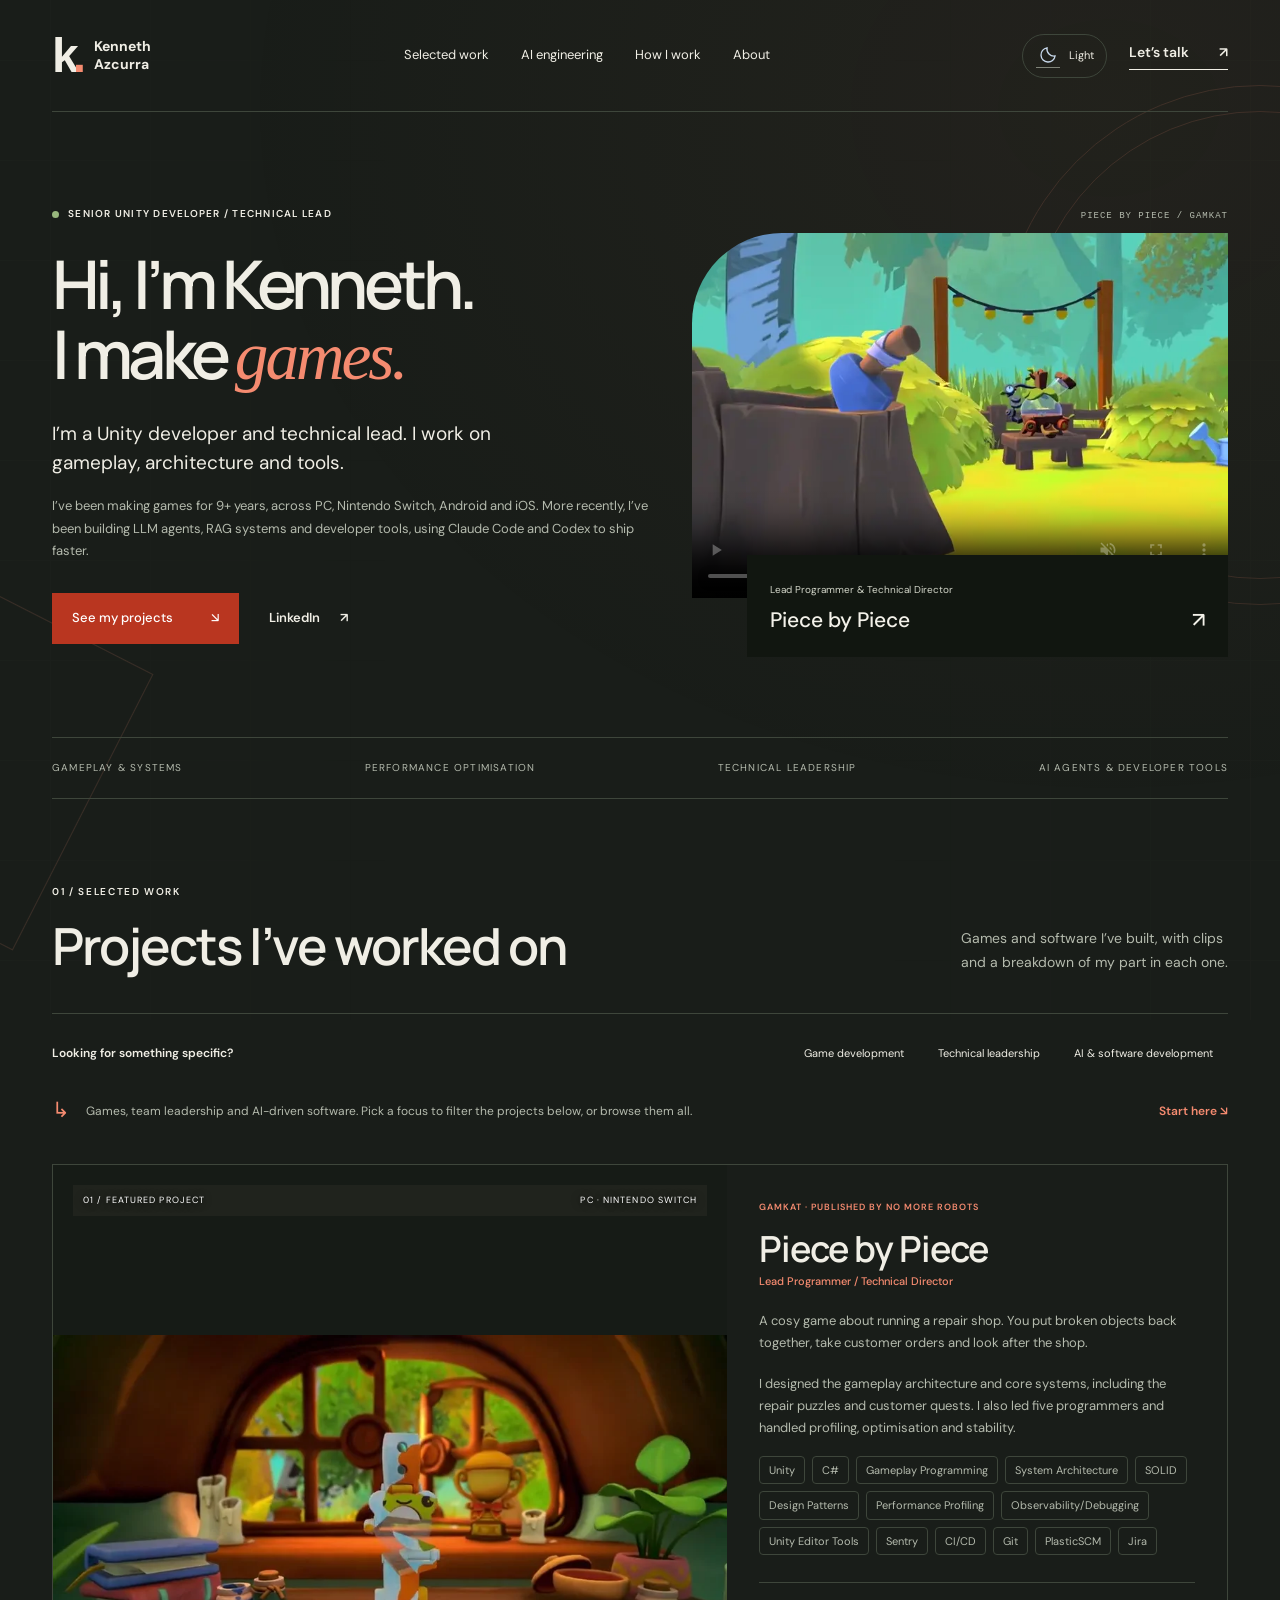
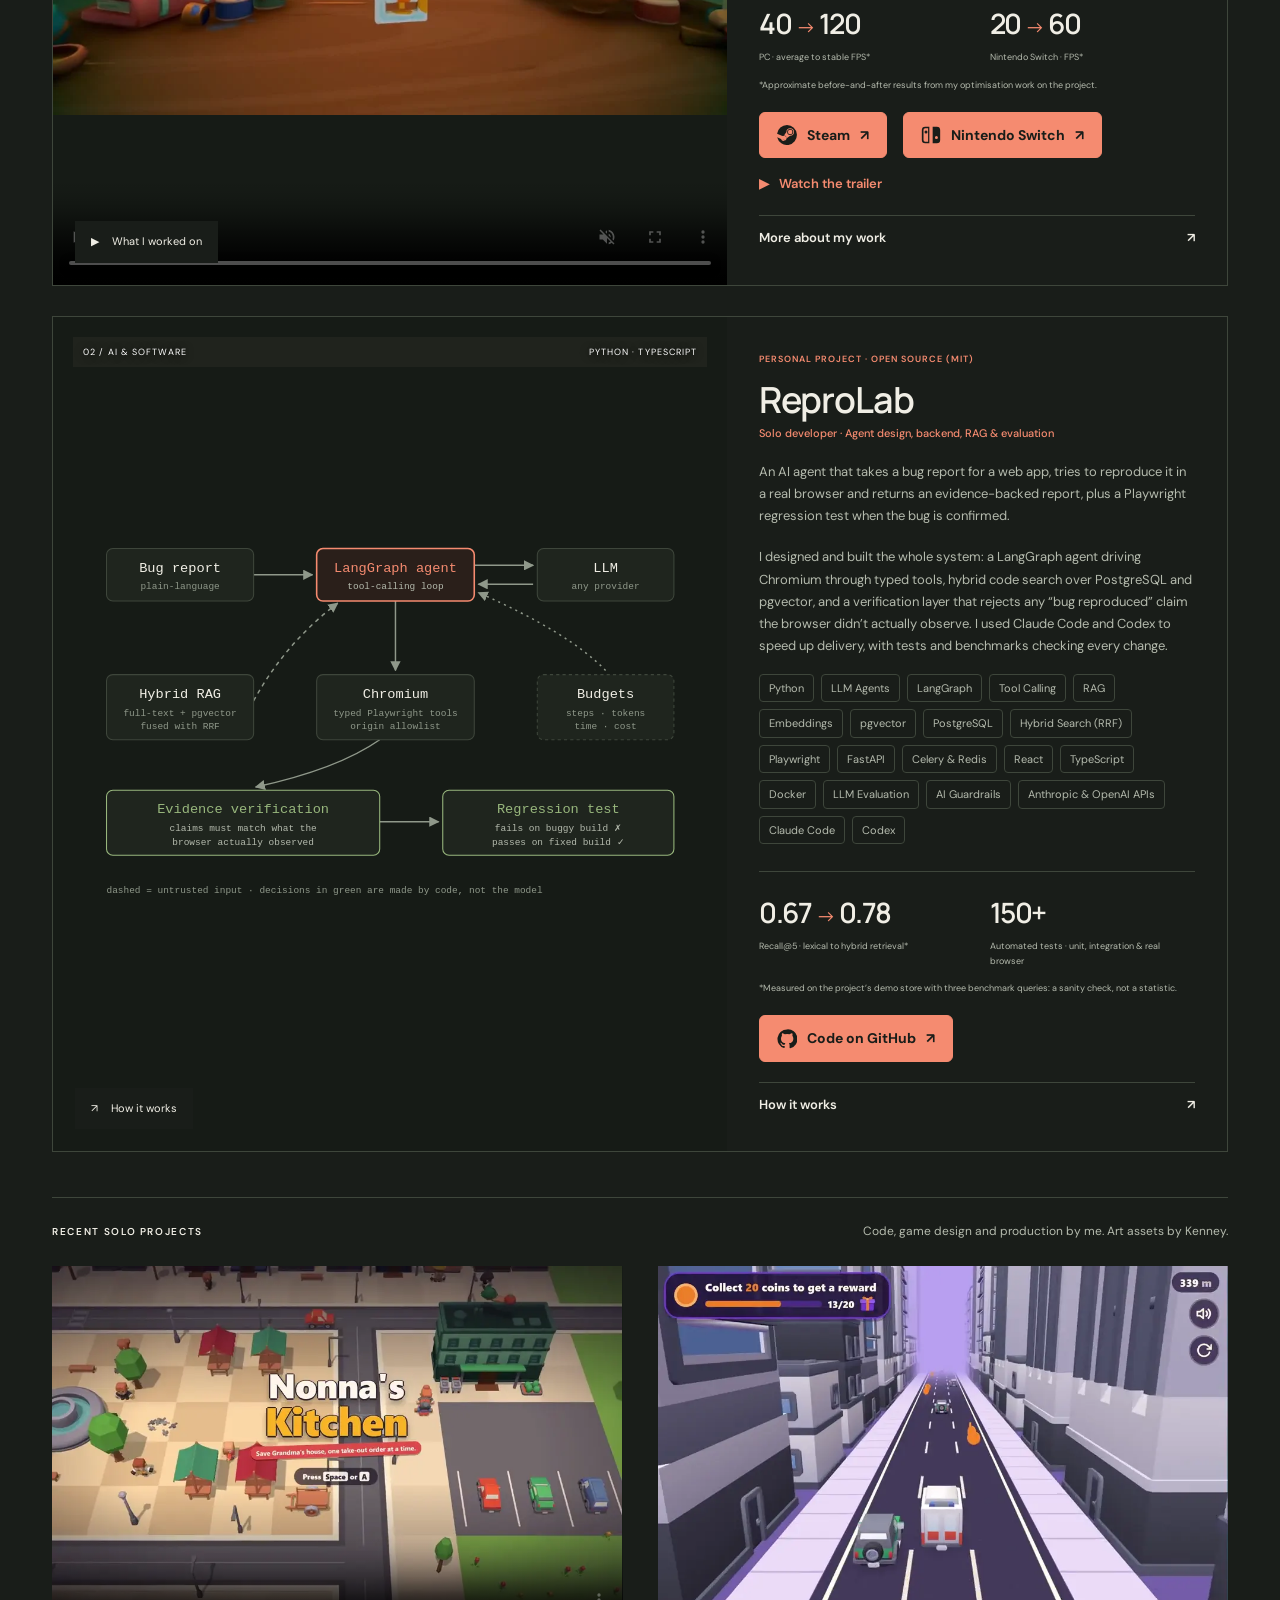
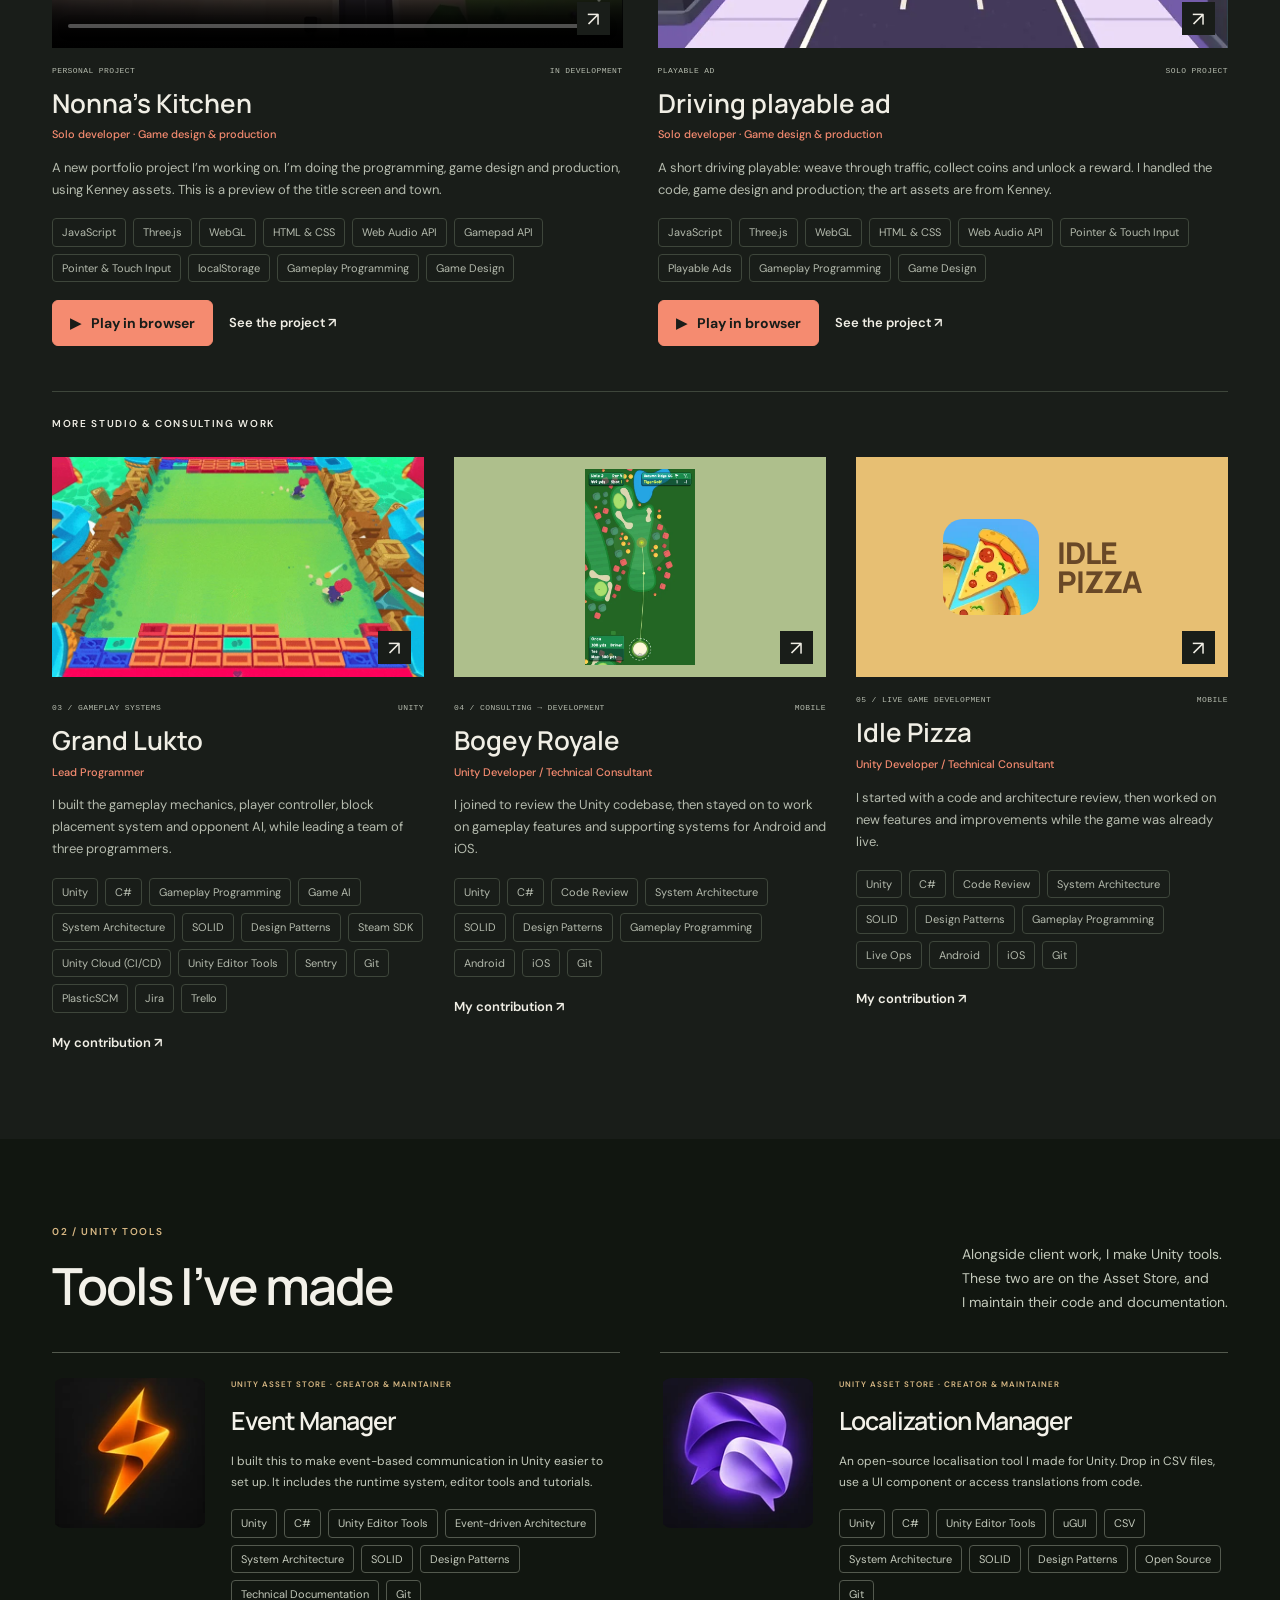
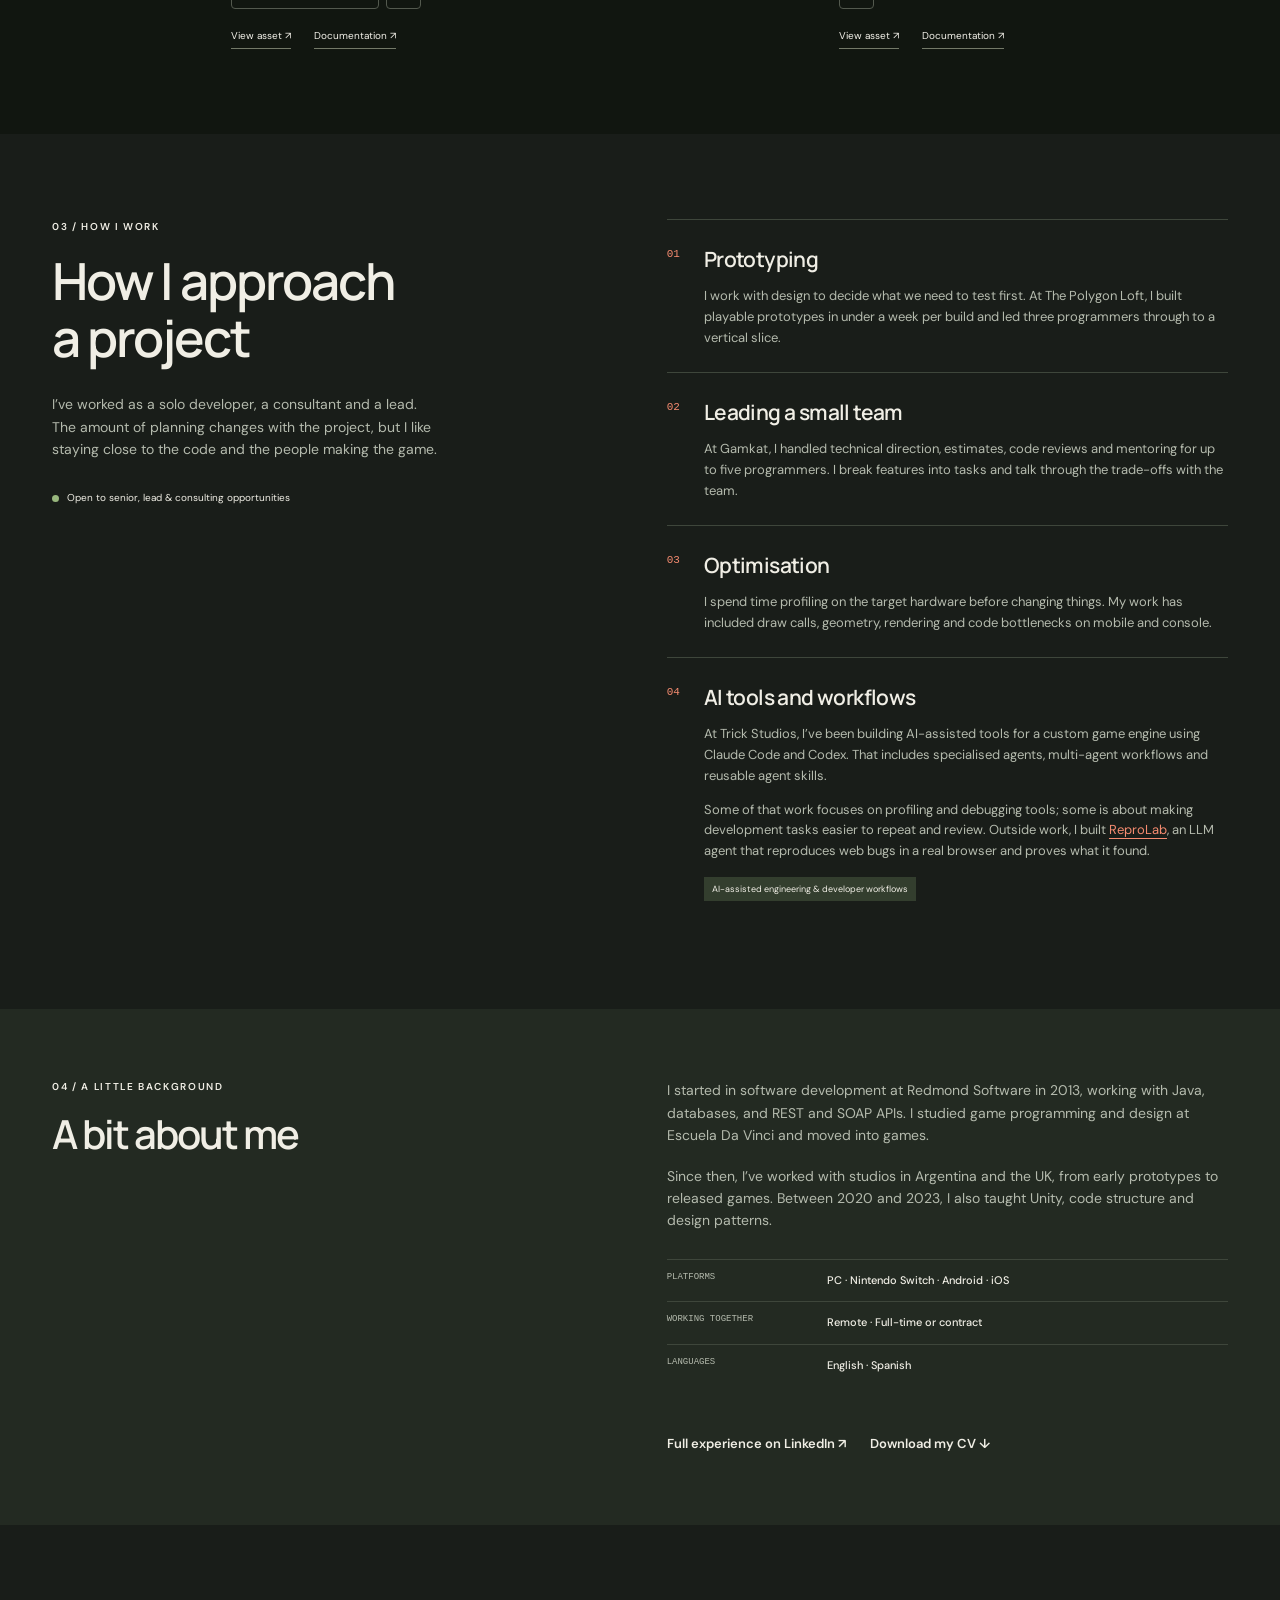
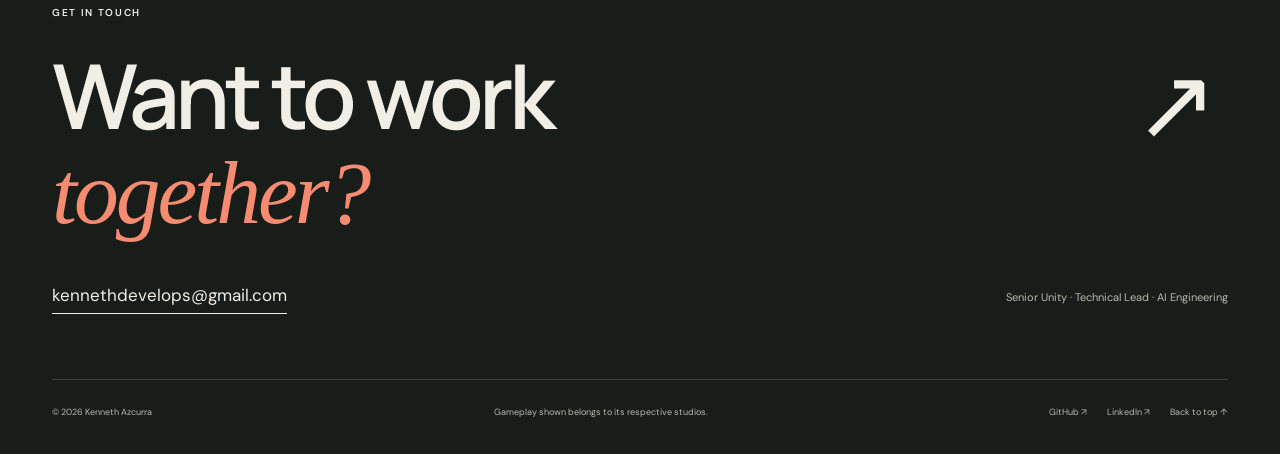
<file: index.html>
<!doctype html>
<html lang="en" data-theme="dark">
<head>
  <meta charset="utf-8"><meta name="viewport" content="width=device-width,initial-scale=1">
  <title>Kenneth Azcurra — Senior Unity Developer & Technical Lead</title>
  <meta name="description" content="Kenneth Azcurra builds games, leads engineering teams and builds AI agents and developer tools. Explore shipped Unity games, cross-platform optimisation, LLM agents and RAG systems.">
  <meta name="theme-color" content="#191d19">
  <script src="theme.js"></script>
  <link rel="icon" href="assets/favicon.svg" type="image/svg+xml">
  <link rel="stylesheet" href="assets/fonts.css"><link rel="stylesheet" href="style.css">
</head>
<body>
<div class="background-depth" aria-hidden="true"><div class="depth-grid"></div><div class="depth-shape depth-ring"></div><div class="depth-shape depth-square"></div></div>
<a class="skip" href="#main">Skip to content</a>
<header class="header wrap">
  <a href="#" class="brand" aria-label="Kenneth Azcurra home"><span class="mark" aria-hidden="true">k<span>.</span></span><span>Kenneth<br>Azcurra</span></a>
  <nav aria-label="Main navigation"><a href="#work">Selected work</a><a href="#reprolab">AI engineering</a><a href="#approach">How I work</a><a href="#about">About</a></nav>
  <div class="header-actions">
    <button id="theme-toggle" class="theme-toggle" type="button" aria-label="Switch to light theme" title="Switch to light theme">
      <span class="theme-sky" aria-hidden="true">
      <svg class="sun-icon" viewBox="0 0 24 24" fill="none" stroke="currentColor" stroke-width="1.6" aria-hidden="true"><circle cx="12" cy="12" r="4"/><path d="M12 2v2m0 16v2M2 12h2m16 0h2M5 5l1.5 1.5m11 11L19 19M5 19l1.5-1.5m11-11L19 5"/></svg>
      <svg class="moon-icon" viewBox="0 0 24 24" fill="none" stroke="currentColor" stroke-width="1.6" aria-hidden="true"><path d="M20.5 13.2A8.5 8.5 0 0 1 10.8 3.5a8.5 8.5 0 1 0 9.7 9.7Z"/></svg>
      </span>
      <span id="theme-label">Light</span>
    </button>
    <a class="contact-nav" href="mailto:kennethdevelops@gmail.com">Let’s talk <span aria-hidden="true">↗</span></a>
  </div>
</header>
<main id="main">
<section class="hero wrap" aria-labelledby="intro">
  <div class="hero-copy">
    <p class="eyebrow"><span class="status-dot"></span> Senior Unity Developer / Technical Lead</p>
    <h1 id="intro">Hi, I’m Kenneth.<br>I make <em>games.</em></h1>
    <p class="intro">I’m a Unity developer and technical lead. I work on gameplay, architecture and tools.</p>
    <p class="hero-detail">I’ve been making games for 9+ years, across PC, Nintendo Switch, Android and iOS. More recently, I’ve been building LLM agents, RAG systems and developer tools, using Claude Code and Codex to ship faster.</p>
    <div class="hero-actions"><a class="button primary" href="#work">See my projects <span>↘</span></a><a class="text-link" href="https://www.linkedin.com/in/kenneth-azcurra/" target="_blank" rel="noreferrer">LinkedIn <span>↗</span></a></div>
  </div>
  <div class="hero-visual">
    <div class="image-caption"><span>PIECE BY PIECE / GAMKAT</span></div>
    <video class="hero-scene motion-video" data-src="assets/piece-opening.mp4" poster="assets/piece-opening.webp" muted loop playsinline preload="none" width="800" height="450" aria-label="Piece by Piece trailer montage: the village, outdoor interactions and the shop at night"></video>
    <a class="hero-project" href="#piece"><span>Lead Programmer & Technical Director</span><strong>Piece by Piece <span>↗</span></strong></a>
  </div>
</section>
<div class="credentials wrap"><span>GAMEPLAY & SYSTEMS</span><span>PERFORMANCE OPTIMISATION</span><span>TECHNICAL LEADERSHIP</span><span>AI AGENTS & DEVELOPER TOOLS</span></div>

<section id="work" class="work wrap section">
  <div class="section-heading"><div><p class="eyebrow">01 / Selected work</p><h2>Projects I’ve worked on</h2></div><p>Games and software I’ve built, with clips <br>and a breakdown of my part in each one.</p></div>
  <div class="focus-bar"><span class="focus-label">Looking for something specific?</span><div class="focus-buttons" role="group" aria-label="Choose a hiring focus"><button data-focus="games" aria-pressed="false">Game development</button><button data-focus="lead" aria-pressed="false">Technical leadership</button><button data-focus="software" aria-pressed="false">AI & software development</button></div></div>
  <div class="focus-note" aria-live="polite"><span class="focus-number" aria-hidden="true">↳</span><p id="focus-copy">Games, team leadership and AI-driven software. Pick a focus to filter the projects below, or browse them all.</p><a id="focus-link" href="#piece">Start here ↘</a></div>

  <article class="featured" id="piece" data-tags="games lead">
    <div class="feature-media"><video class="motion-video" data-src="assets/piece-repairs.mp4" poster="assets/piece-repairs.webp" muted loop playsinline preload="none" width="960" height="540" aria-label="Assembling and completing repair puzzles in Piece by Piece"></video><div class="media-label"><span>01 / FEATURED PROJECT</span><span>PC · NINTENDO SWITCH</span></div><button class="play-button" data-case="piece" data-video="true"><span aria-hidden="true">▶</span> What I worked on</button></div>
    <div class="feature-copy"><p class="eyebrow">Gamkat · Published by No More Robots</p><h3>Piece by Piece</h3><p class="role">Lead Programmer / Technical Director</p><p>A cosy game about running a repair shop. You put broken objects back together, take customer orders and look after the shop.</p><p>I designed the gameplay architecture and core systems, including the repair puzzles and customer quests. I also led five programmers and handled profiling, optimisation and stability.</p><ul class="tech-tags" aria-label="Technologies used"><li>Unity</li><li>C#</li><li>Gameplay Programming</li><li>System Architecture</li><li>SOLID</li><li>Design Patterns</li><li>Performance Profiling</li><li>Observability/Debugging</li><li>Unity Editor Tools</li><li>Sentry</li><li>CI/CD</li><li>Git</li><li>PlasticSCM</li><li>Jira</li></ul><div class="metrics"><div><strong>40 <span>→</span> 120</strong><span>PC · average to stable FPS*</span></div><div><strong>20 <span>→</span> 60</strong><span>Nintendo Switch · FPS*</span></div></div><p class="metric-note">*Approximate before-and-after results from my optimisation work on the project.</p><div class="project-actions feature-actions"><a class="game-play-button steam-link" href="https://store.steampowered.com/app/3179050/Piece_by_Piece/" target="_blank" rel="noopener noreferrer"><svg class="steam-icon" viewBox="0 0 24 24" aria-hidden="true" fill="currentColor"><path d="M12 0a12 12 0 0 0-11.9 10.5l6.4 2.7a3.4 3.4 0 0 1 1.9-.6l2.9-4.2v-.1a4.5 4.5 0 1 1 4.5 4.5h-.1l-4.1 3a3.5 3.5 0 0 1-6.8.9L.2 14.8A12 12 0 1 0 12 0Zm-4.4 18.1a2.7 2.7 0 0 0 2-5l-1.3-.5a2.6 2.6 0 0 1 2.8 3.6 2.6 2.6 0 0 1-3.4 1.4 2.6 2.6 0 0 1-1.3-1.1Zm8.2-6.2a3.6 3.6 0 1 0 0-7.2 3.6 3.6 0 0 0 0 7.2Zm0-.9a2.7 2.7 0 1 1 0-5.4 2.7 2.7 0 0 1 0 5.4Z"/></svg>Steam <span aria-hidden="true">↗</span></a><a class="game-play-button" href="https://www.nintendo.com/us/store/products/piece-by-piece-switch/" target="_blank" rel="noopener noreferrer"><svg class="steam-icon" viewBox="0 0 24 24" aria-hidden="true" fill="currentColor"><path fill-rule="evenodd" d="M5 2h5v20H5a4 4 0 0 1-4-4V6a4 4 0 0 1 4-4ZM5 4a2 2 0 0 0-2 2v12a2 2 0 0 0 2 2h3.5V4H5ZM6 6.7a1.8 1.8 0 1 0 0 3.6 1.8 1.8 0 0 0 0-3.6ZM14 2h5a4 4 0 0 1 4 4v12a4 4 0 0 1-4 4h-5V2ZM18.5 13.2a1.8 1.8 0 1 0 0 3.6 1.8 1.8 0 0 0 0-3.6Z"/></svg>Nintendo Switch <span aria-hidden="true">↗</span></a><button class="text-link trailer-link" data-trailer type="button"><span aria-hidden="true">▶</span> Watch the trailer</button></div><button class="text-link case-link" data-case="piece">More about my work <span>↗</span></button></div>
  </article>

  <article class="featured" id="reprolab" data-tags="software">
    <div class="feature-media rl-media">
      <div class="rl-diagrams"><svg class="rl-diagram rl-wide" viewBox="0 0 600 400" role="img" aria-labelledby="rl-diagram-title rl-diagram-desc">
        <title id="rl-diagram-title">How ReproLab works</title>
        <desc id="rl-diagram-desc">A bug report goes to a LangGraph agent that calls an LLM from any provider, searches the code with hybrid retrieval and drives a sandboxed Chromium browser under budgets. Code then verifies the evidence and generates a Playwright regression test that must fail on the buggy build and pass on the fixed build.</desc>
        <defs><marker id="rl-arrow" viewBox="0 0 10 10" refX="9" refY="5" markerWidth="7" markerHeight="7" orient="auto-start-reverse"><path d="M0 0L10 5L0 10z" fill="#8f988a"/></marker></defs>
        <g class="rl-edges" fill="none" stroke="#8f988a" stroke-width="1.4" marker-end="url(#rl-arrow)">
          <path d="M170 55H226"/><path d="M380 46H436"/><path d="M436 64H384"/>
          <path d="M305 80V146"/><path d="M170 175Q200 120 250 82" stroke-dasharray="4 4"/><path d="M505 146Q470 110 384 72" stroke-dasharray="2 4"/>
          <path d="M290 212Q250 240 172 257"/><path d="M290 290H346"/>
        </g>
        <g font-family="ui-monospace,SFMono-Regular,Menlo,monospace">
          <rect x="30" y="30" width="140" height="50" rx="6" fill="#1f251e" stroke="#3e463b"/><text x="100" y="52" fill="#f0eee5" font-size="13" text-anchor="middle">Bug report</text><text x="100" y="69" fill="#8f988a" font-size="9" text-anchor="middle">plain-language</text>
          <rect x="230" y="30" width="150" height="50" rx="6" fill="#2a1f1a" stroke="#f58b70" stroke-width="1.5"/><text x="305" y="52" fill="#f58b70" font-size="13" text-anchor="middle">LangGraph agent</text><text x="305" y="69" fill="#b4baad" font-size="9" text-anchor="middle">tool-calling loop</text>
          <rect x="440" y="30" width="130" height="50" rx="6" fill="#1f251e" stroke="#3e463b"/><text x="505" y="52" fill="#f0eee5" font-size="13" text-anchor="middle">LLM</text><text x="505" y="69" fill="#8f988a" font-size="9" text-anchor="middle">any provider</text>
          <rect x="30" y="150" width="140" height="62" rx="6" fill="#1f251e" stroke="#3e463b"/><text x="100" y="172" fill="#f0eee5" font-size="13" text-anchor="middle">Hybrid RAG</text><text x="100" y="189" fill="#8f988a" font-size="9" text-anchor="middle">full-text + pgvector</text><text x="100" y="202" fill="#8f988a" font-size="9" text-anchor="middle">fused with RRF</text>
          <rect x="230" y="150" width="150" height="62" rx="6" fill="#1f251e" stroke="#3e463b"/><text x="305" y="172" fill="#f0eee5" font-size="13" text-anchor="middle">Chromium</text><text x="305" y="189" fill="#8f988a" font-size="9" text-anchor="middle">typed Playwright tools</text><text x="305" y="202" fill="#8f988a" font-size="9" text-anchor="middle">origin allowlist</text>
          <rect x="440" y="150" width="130" height="62" rx="6" fill="#1f251e" stroke="#3e463b" stroke-dasharray="3 3"/><text x="505" y="172" fill="#f0eee5" font-size="13" text-anchor="middle">Budgets</text><text x="505" y="189" fill="#8f988a" font-size="9" text-anchor="middle">steps · tokens</text><text x="505" y="202" fill="#8f988a" font-size="9" text-anchor="middle">time · cost</text>
          <rect x="30" y="260" width="260" height="62" rx="6" fill="#1f251e" stroke="#98b77d"/><text x="160" y="282" fill="#98b77d" font-size="13" text-anchor="middle">Evidence verification</text><text x="160" y="299" fill="#b4baad" font-size="9" text-anchor="middle">claims must match what the</text><text x="160" y="312" fill="#b4baad" font-size="9" text-anchor="middle">browser actually observed</text>
          <rect x="350" y="260" width="220" height="62" rx="6" fill="#1f251e" stroke="#98b77d"/><text x="460" y="282" fill="#98b77d" font-size="13" text-anchor="middle">Regression test</text><text x="460" y="299" fill="#b4baad" font-size="9" text-anchor="middle">fails on buggy build ✗</text><text x="460" y="312" fill="#b4baad" font-size="9" text-anchor="middle">passes on fixed build ✓</text>
          <text x="30" y="358" fill="#8f988a" font-size="9">dashed = untrusted input · decisions in green are made by code, not the model</text>
        </g>
      </svg>
      <svg class="rl-diagram rl-narrow" viewBox="-2 -2 324 430" role="img" aria-label="How ReproLab works: a bug report goes to a LangGraph agent under budgets, which uses an LLM, a sandboxed Chromium browser and hybrid code retrieval; code verifies the evidence and generates a regression test that fails on the buggy build and passes on the fixed one.">
        <defs><marker id="rl-arrow2" viewBox="0 0 10 10" refX="9" refY="5" markerWidth="7" markerHeight="7" orient="auto-start-reverse"><path d="M0 0L10 5L0 10z" fill="#8f988a"/></marker></defs>
        <g fill="none" stroke="#8f988a" stroke-width="1.4" marker-end="url(#rl-arrow2)"><path d="M160 50V74"/><path d="M95 134L58 160" marker-start="url(#rl-arrow2)"/><path d="M160 134V160"/><path d="M225 134L262 160" stroke-dasharray="4 4" marker-end="none" marker-start="url(#rl-arrow2)"/><path d="M160 220V248"/><path d="M160 308V334"/></g>
        <g font-family="ui-monospace,SFMono-Regular,Menlo,monospace" text-anchor="middle">
          <rect x="70" y="8" width="180" height="42" rx="6" fill="#1f251e" stroke="#3e463b"/><text x="160" y="34" fill="#f0eee5" font-size="13">Bug report</text>
          <rect x="40" y="78" width="240" height="56" rx="6" fill="#2a1f1a" stroke="#f58b70" stroke-width="1.5"/><text x="160" y="101" fill="#f58b70" font-size="13">LangGraph agent</text><text x="160" y="120" fill="#b4baad" font-size="9.5">budgets: steps · tokens · time · cost</text>
          <rect x="0" y="164" width="100" height="56" rx="6" fill="#1f251e" stroke="#3e463b"/><text x="50" y="188" fill="#f0eee5" font-size="12">LLM</text><text x="50" y="205" fill="#8f988a" font-size="9.5">any provider</text>
          <rect x="110" y="164" width="100" height="56" rx="6" fill="#1f251e" stroke="#3e463b"/><text x="160" y="188" fill="#f0eee5" font-size="12">Chromium</text><text x="160" y="205" fill="#8f988a" font-size="9.5">allowlisted</text>
          <rect x="220" y="164" width="100" height="56" rx="6" fill="#1f251e" stroke="#3e463b" stroke-dasharray="4 4"/><text x="270" y="188" fill="#f0eee5" font-size="12">Hybrid RAG</text><text x="270" y="205" fill="#8f988a" font-size="9.5">FTS + pgvector</text>
          <rect x="20" y="252" width="280" height="56" rx="6" fill="#1f251e" stroke="#98b77d"/><text x="160" y="276" fill="#98b77d" font-size="13">Evidence verification</text><text x="160" y="295" fill="#b4baad" font-size="9.5">claims must match what the browser saw</text>
          <rect x="20" y="338" width="280" height="56" rx="6" fill="#1f251e" stroke="#98b77d"/><text x="160" y="362" fill="#98b77d" font-size="13">Regression test</text><text x="160" y="381" fill="#b4baad" font-size="9.5">fails on buggy ✗ · passes on fixed ✓</text>
          <text x="160" y="422" fill="#8f988a" font-size="9">green = decided by code, not the model</text>
        </g>
      </svg></div>
      <div class="media-label"><span>02 / AI & SOFTWARE</span><span>PYTHON · TYPESCRIPT</span></div>
      <button class="play-button" data-case="reprolab"><span aria-hidden="true">↗</span> How it works</button>
    </div>
    <div class="feature-copy"><p class="eyebrow">Personal project · Open source (MIT)</p><h3>ReproLab</h3><p class="role">Solo developer · Agent design, backend, RAG & evaluation</p><p>An AI agent that takes a bug report for a web app, tries to reproduce it in a real browser and returns an evidence-backed report, plus a Playwright regression test when the bug is confirmed.</p><p>I designed and built the whole system: a LangGraph agent driving Chromium through typed tools, hybrid code search over PostgreSQL and pgvector, and a verification layer that rejects any “bug reproduced” claim the browser didn’t actually observe. I used Claude Code and Codex to speed up delivery, with tests and benchmarks checking every change.</p><ul class="tech-tags" aria-label="Technologies used"><li>Python</li><li>LLM Agents</li><li>LangGraph</li><li>Tool Calling</li><li>RAG</li><li>Embeddings</li><li>pgvector</li><li>PostgreSQL</li><li>Hybrid Search (RRF)</li><li>Playwright</li><li>FastAPI</li><li>Celery & Redis</li><li>React</li><li>TypeScript</li><li>Docker</li><li>LLM Evaluation</li><li>AI Guardrails</li><li>Anthropic & OpenAI APIs</li><li>Claude Code</li><li>Codex</li></ul><div class="metrics"><div><strong>0.67 <span>→</span> 0.78</strong><span>Recall@5 · lexical to hybrid retrieval*</span></div><div><strong>150+</strong><span>Automated tests · unit, integration & real browser</span></div></div><p class="metric-note">*Measured on the project’s demo store with three benchmark queries: a sanity check, not a statistic.</p><div class="project-actions feature-actions"><a class="game-play-button" href="https://github.com/kennethdevelops/ReproLab" target="_blank" rel="noopener noreferrer"><svg class="steam-icon" viewBox="0 0 24 24" aria-hidden="true" fill="currentColor"><path d="M12 .5a11.5 11.5 0 0 0-3.6 22.4c.6.1.8-.2.8-.6v-2c-3.2.7-3.9-1.5-3.9-1.5-.5-1.3-1.3-1.7-1.3-1.7-1-.7.1-.7.1-.7 1.2.1 1.8 1.2 1.8 1.2 1 1.8 2.8 1.3 3.5 1 .1-.8.4-1.3.7-1.6-2.6-.3-5.3-1.3-5.3-5.7 0-1.3.5-2.3 1.2-3.1-.1-.3-.5-1.5.1-3.1 0 0 1-.3 3.2 1.2a11 11 0 0 1 5.8 0c2.2-1.5 3.2-1.2 3.2-1.2.6 1.6.2 2.8.1 3.1.7.8 1.2 1.9 1.2 3.1 0 4.4-2.7 5.4-5.3 5.7.4.4.8 1.1.8 2.2v3.3c0 .3.2.7.8.6A11.5 11.5 0 0 0 12 .5Z"/></svg>Code on GitHub <span aria-hidden="true">↗</span></a></div><button class="text-link case-link" data-case="reprolab">How it works <span>↗</span></button></div>
  </article>

  <div class="recent-heading"><p class="eyebrow">Recent solo projects</p><p>Code, game design and production by me. Art assets by Kenney.</p></div>
  <div class="project-grid recent-projects">
    <article class="project" data-tags="games">
      <div class="project-image solo-video"><video class="motion-video" data-src="assets/nonnas-kitchen.mp4" poster="assets/nonnas-kitchen.webp" muted loop playsinline preload="none" width="960" height="644" aria-label="Nonna’s Kitchen title screen and animated town preview"></video><button class="image-arrow" data-case="nonna" aria-label="Read about Nonna’s Kitchen">↗</button></div>
      <div class="project-meta"><span>PERSONAL PROJECT</span><span>IN DEVELOPMENT</span></div>
      <h3><button data-case="nonna">Nonna’s Kitchen</button></h3>
      <p class="role">Solo developer · Game design & production</p>
      <p>A new portfolio project I’m working on. I’m doing the programming, game design and production, using Kenney assets. This is a preview of the title screen and town.</p>
      <ul class="tech-tags" aria-label="Technologies used"><li>JavaScript</li><li>Three.js</li><li>WebGL</li><li>HTML & CSS</li><li>Web Audio API</li><li>Gamepad API</li><li>Pointer & Touch Input</li><li>localStorage</li><li>Gameplay Programming</li><li>Game Design</li></ul>
      <div class="project-actions"><button class="game-play-button" data-game="nonna"><span aria-hidden="true">▶</span> Play in browser</button><button class="text-link" data-case="nonna">See the project ↗</button></div>
    </article>
    <article class="project" data-tags="games">
      <div class="project-image solo-video"><video class="motion-video" data-src="assets/driving-playable.mp4" poster="assets/driving-playable.webp" muted loop playsinline preload="none" width="960" height="644" aria-label="Driving playable ad: collecting coins, avoiding traffic and unlocking a reward"></video><button class="image-arrow" data-case="playable" aria-label="Read about the driving playable ad">↗</button></div>
      <div class="project-meta"><span>PLAYABLE AD</span><span>SOLO PROJECT</span></div>
      <h3><button data-case="playable">Driving playable ad</button></h3>
      <p class="role">Solo developer · Game design & production</p>
      <p>A short driving playable: weave through traffic, collect coins and unlock a reward. I handled the code, game design and production; the art assets are from Kenney.</p>
      <ul class="tech-tags" aria-label="Technologies used"><li>JavaScript</li><li>Three.js</li><li>WebGL</li><li>HTML & CSS</li><li>Web Audio API</li><li>Pointer & Touch Input</li><li>Playable Ads</li><li>Gameplay Programming</li><li>Game Design</li></ul>
      <div class="project-actions"><button class="game-play-button" data-game="playable"><span aria-hidden="true">▶</span> Play in browser</button><button class="text-link" data-case="playable">See the project ↗</button></div>
    </article>
  </div>
  <div class="recent-heading other-heading"><p class="eyebrow">More studio & consulting work</p></div>
  <div class="project-grid">
    <article class="project" data-tags="games lead"><button class="project-image" data-case="grand" aria-label="Read about Grand Lukto"><img class="motion-image" src="assets/grand-lukto.webp" data-gif="assets/grand-lukto.gif" data-still="assets/grand-lukto.webp" alt="Animated Grand Lukto gameplay showing the arena and block placement" width="800" height="450" loading="lazy"><span class="image-arrow">↗</span></button><div class="project-meta"><span>03 / GAMEPLAY SYSTEMS</span><span>UNITY</span></div><h3><button data-case="grand">Grand Lukto</button></h3><p class="role">Lead Programmer</p><p>I built the gameplay mechanics, player controller, block placement system and opponent AI, while leading a team of three programmers.</p><ul class="tech-tags" aria-label="Technologies used"><li>Unity</li><li>C#</li><li>Gameplay Programming</li><li>Game AI</li><li>System Architecture</li><li>SOLID</li><li>Design Patterns</li><li>Steam SDK</li><li>Unity Cloud (CI/CD)</li><li>Unity Editor Tools</li><li>Sentry</li><li>Git</li><li>PlasticSCM</li><li>Jira</li><li>Trello</li></ul><button class="text-link" data-case="grand">My contribution ↗</button></article>
    <article class="project" data-tags="games"><button class="project-image mobile-image" data-case="boogey" aria-label="Read about Bogey Royale"><img src="assets/boogey.webp" alt="Gameplay from the mobile golf game Bogey Royale" loading="lazy"><span class="image-arrow">↗</span></button><div class="project-meta"><span>04 / CONSULTING → DEVELOPMENT</span><span>MOBILE</span></div><h3><button data-case="boogey">Bogey Royale</button></h3><p class="role">Unity Developer / Technical Consultant</p><p>I joined to review the Unity codebase, then stayed on to work on gameplay features and supporting systems for Android and iOS.</p><ul class="tech-tags" aria-label="Technologies used"><li>Unity</li><li>C#</li><li>Code Review</li><li>System Architecture</li><li>SOLID</li><li>Design Patterns</li><li>Gameplay Programming</li><li>Android</li><li>iOS</li><li>Git</li></ul><button class="text-link" data-case="boogey">My contribution ↗</button></article>
    <article class="project" data-tags="games"><button class="project-image mobile-image pizza" data-case="pizza" aria-label="Read about Idle Pizza"><img src="assets/pizza.webp" alt="Idle Pizza – Restaurant Tycoon app artwork" loading="lazy"><span class="image-arrow">↗</span></button><div class="project-meta"><span>05 / LIVE GAME DEVELOPMENT</span><span>MOBILE</span></div><h3><button data-case="pizza">Idle Pizza</button></h3><p class="role">Unity Developer / Technical Consultant</p><p>I started with a code and architecture review, then worked on new features and improvements while the game was already live.</p><ul class="tech-tags" aria-label="Technologies used"><li>Unity</li><li>C#</li><li>Code Review</li><li>System Architecture</li><li>SOLID</li><li>Design Patterns</li><li>Gameplay Programming</li><li>Live Ops</li><li>Android</li><li>iOS</li><li>Git</li></ul><button class="text-link" data-case="pizza">My contribution ↗</button></article>
  </div>
</section>

<section id="tools" class="tools-section section"><div class="wrap"><div class="section-heading"><div><p class="eyebrow">02 / Unity tools</p><h2>Tools I’ve made</h2></div><p>Alongside client work, I make Unity tools.<br>These two are on the Asset Store, and<br>I maintain their code and documentation.</p></div><div class="tool-grid">
  <article class="tool"><img src="assets/event-manager-icon.webp" alt="Updated Event Manager icon" loading="lazy" width="160" height="160"><div><p class="eyebrow">Unity Asset Store · Creator & maintainer</p><h3>Event Manager</h3><p>I built this to make event-based communication in Unity easier to set up. It includes the runtime system, editor tools and tutorials.</p><ul class="tech-tags" aria-label="Technologies used"><li>Unity</li><li>C#</li><li>Unity Editor Tools</li><li>Event-driven Architecture</li><li>System Architecture</li><li>SOLID</li><li>Design Patterns</li><li>Technical Documentation</li><li>Git</li></ul><div class="tool-links"><a href="https://assetstore.unity.com/packages/tools/utilities/event-manager-simplest-event-system-one-line-integration-144785" target="_blank" rel="noreferrer">View asset ↗</a><a href="https://github.com/kennethdevelops/EventManagerDocs/wiki" target="_blank" rel="noreferrer">Documentation ↗</a></div></div></article>
  <article class="tool"><img src="assets/localization-icon.webp" alt="Updated Localization Manager icon" loading="lazy" width="160" height="160"><div><p class="eyebrow">Unity Asset Store · Creator & maintainer</p><h3>Localization Manager</h3><p>An open-source localisation tool I made for Unity. Drop in CSV files, use a UI component or access translations from code.</p><ul class="tech-tags" aria-label="Technologies used"><li>Unity</li><li>C#</li><li>Unity Editor Tools</li><li>uGUI</li><li>CSV</li><li>System Architecture</li><li>SOLID</li><li>Design Patterns</li><li>Open Source</li><li>Git</li></ul><div class="tool-links"><a href="https://assetstore.unity.com/packages/tools/localization/localization-manager-316960" target="_blank" rel="noreferrer">View asset ↗</a><a href="https://github.com/kennethdevelops/LocalizationManagerDocs/wiki" target="_blank" rel="noreferrer">Documentation ↗</a></div></div></article>
</div></div></section>

<section id="approach" class="approach wrap section"><div class="approach-title"><p class="eyebrow">03 / How I work</p><h2>How I approach<br>a project</h2><p>I’ve worked as a solo developer, a consultant and a lead. The amount of planning changes with the project, but I like staying close to the code and the people making the game.</p><div class="availability"><span class="status-dot"></span> Open to senior, lead & consulting opportunities</div></div><div class="principles">
<article><span>01</span><div><h3>Prototyping</h3><p>I work with design to decide what we need to test first. At The Polygon Loft, I built playable prototypes in under a week per build and led three programmers through to a vertical slice.</p></div></article>
<article><span>02</span><div><h3>Leading a small team</h3><p>At Gamkat, I handled technical direction, estimates, code reviews and mentoring for up to five programmers. I break features into tasks and talk through the trade-offs with the team.</p></div></article>
<article><span>03</span><div><h3>Optimisation</h3><p>I spend time profiling on the target hardware before changing things. My work has included draw calls, geometry, rendering and code bottlenecks on mobile and console.</p></div></article>
<article class="ai-principle" id="ai"><span>04</span><div><h3>AI tools and workflows</h3><p>At Trick Studios, I’ve been building AI-assisted tools for a custom game engine using Claude Code and Codex. That includes specialised agents, multi-agent workflows and reusable agent skills.</p><p class="ai-detail">Some of that work focuses on profiling and debugging tools; some is about making development tasks easier to repeat and review. Outside work, I built <a class="inline-link" href="#reprolab">ReproLab</a>, an LLM agent that reproduces web bugs in a real browser and proves what it found.</p><span class="mini-tag">AI-assisted engineering & developer workflows</span></div></article>
</div></section>

<section id="about" class="about-section"><div class="wrap about-grid"><div><p class="eyebrow">04 / A little background</p><h2>A bit about me</h2></div><div><p>I started in software development at Redmond Software in 2013, working with Java, databases, and REST and SOAP APIs. I studied game programming and design at Escuela Da Vinci and moved into games.</p><p>Since then, I’ve worked with studios in Argentina and the UK, from early prototypes to released games. Between 2020 and 2023, I also taught Unity, code structure and design patterns.</p><div class="about-facts"><div><span>PLATFORMS</span><strong>PC · Nintendo Switch · Android · iOS</strong></div><div><span>WORKING TOGETHER</span><strong>Remote · Full-time or contract</strong></div><div><span>LANGUAGES</span><strong>English · Spanish</strong></div></div><a class="text-link" href="https://www.linkedin.com/in/kenneth-azcurra/" target="_blank" rel="noreferrer">Full experience on LinkedIn ↗</a><a class="text-link cv-link" href="assets/kenneth-azcurra-cv.pdf" download>Download my CV ↓</a></div></div></section>

<section id="contact" class="contact-section wrap"><p class="eyebrow">Get in touch</p><a class="contact-headline" href="mailto:kennethdevelops@gmail.com">Want to work<br><em>together?</em><span aria-hidden="true">↗</span></a><div class="contact-bottom"><a href="mailto:kennethdevelops@gmail.com">kennethdevelops@gmail.com</a><span>Senior Unity · Technical Lead · AI Engineering</span></div></section>
</main>
<footer class="wrap footer"><span>© <span id="year">2026</span> Kenneth Azcurra</span><span>Gameplay shown belongs to its respective studios.</span><div><a href="https://github.com/kennethdevelops" target="_blank" rel="noreferrer">GitHub ↗</a><a href="https://www.linkedin.com/in/kenneth-azcurra/" target="_blank" rel="noreferrer">LinkedIn ↗</a><a href="#">Back to top ↑</a></div></footer>
<template id="piece-clips">
<p class="case-intro">Here are a few parts of the game, with a bit more about my work on the systems behind them.</p>
<section class="case-clip">
  <video class="motion-video" data-src="assets/piece-repairs.mp4" poster="assets/piece-repairs.webp" muted loop playsinline preload="none" width="960" height="540" aria-label="Putting broken objects back together in the repair puzzle"></video>
  <div><p class="eyebrow">01 / Repair puzzles</p><h3>Putting the pieces together</h3><p>I built the 3D assembly system, including the placement thresholds and the visual and audio feedback when a piece fits. The aim was to make placing pieces feel forgiving while keeping the puzzle clear.</p></div>
</section>
<section class="case-clip">
  <video class="motion-video" data-src="assets/piece-customisation.mp4" poster="assets/piece-customisation.webp" muted loop playsinline preload="none" width="960" height="540" aria-label="Painting an object and changing the layout of the repair shop"></video>
  <div><p class="eyebrow">02 / Painting & customisation</p><h3>Making the shop your own</h3><p>Players can paint repaired objects and rearrange the shop. My role covered the gameplay architecture and core systems; this is a look at how those parts come together during play.</p></div>
</section>
<section class="case-clip">
  <video class="motion-video" data-src="assets/piece-customers.mp4" poster="assets/piece-customers.webp" muted loop playsinline preload="none" width="960" height="540" aria-label="Customers visiting the shop and talking with the player"></video>
  <div><p class="eyebrow">03 / Customers & quests</p><h3>Giving the repairs a reason</h3><p>I built the customer order and quest systems, using structured quest types to connect repairs, selling interactions and story progression. The conversations here show the player-facing side of that work.</p></div>
</section>
<p class="clip-credit">Gameplay excerpts from the official Piece by Piece launch trailer. Game by Gamkat; published by No More Robots.</p>
</template>
<dialog id="case-dialog" aria-labelledby="case-title"><div class="dialog-top"><span class="eyebrow">Project notes / Kenneth Azcurra</span><button id="close-dialog" class="close" aria-label="Close project notes">✕</button></div><div id="case-content"></div></dialog>
<dialog id="game-dialog" aria-labelledby="game-title">
  <div class="game-toolbar"><div><p class="eyebrow">Made by me / Play in browser</p><h2 id="game-title"></h2></div><div class="game-tools"><button id="game-fullscreen" type="button">Fullscreen</button><a id="game-new-tab" target="_blank" rel="noopener">Open in a new tab ↗</a><button id="game-close" class="close" aria-label="Close game">✕</button></div></div>
  <p id="game-help">Click inside the game to play. Closing this view ends the current session.</p>
  <div id="game-stage"><p id="game-loading" role="status">Loading game…</p></div>
</dialog>
<script src="app.js"></script>
<script src="games.js"></script>
<script src="motion.js"></script>
<script src="loops.js"></script>
</body></html>
</file>
<file: assets/fonts.css>
@font-face {
  font-family: 'DM Sans';
  font-style: normal;
  font-weight: 400;
  font-display: swap;
  src: url(font-0.ttf) format('truetype');
}
@font-face {
  font-family: 'DM Sans';
  font-style: normal;
  font-weight: 500;
  font-display: swap;
  src: url(font-1.ttf) format('truetype');
}
@font-face {
  font-family: 'DM Sans';
  font-style: normal;
  font-weight: 600;
  font-display: swap;
  src: url(font-2.ttf) format('truetype');
}
@font-face {
  font-family: 'DM Sans';
  font-style: normal;
  font-weight: 700;
  font-display: swap;
  src: url(font-3.ttf) format('truetype');
}
@font-face {
  font-family: 'Manrope';
  font-style: normal;
  font-weight: 400;
  font-display: swap;
  src: url(font-4.ttf) format('truetype');
}
@font-face {
  font-family: 'Manrope';
  font-style: normal;
  font-weight: 500;
  font-display: swap;
  src: url(font-5.ttf) format('truetype');
}
@font-face {
  font-family: 'Manrope';
  font-style: normal;
  font-weight: 600;
  font-display: swap;
  src: url(font-6.ttf) format('truetype');
}
@font-face {
  font-family: 'Manrope';
  font-style: normal;
  font-weight: 700;
  font-display: swap;
  src: url(font-7.ttf) format('truetype');
}
@font-face {
  font-family: 'Manrope';
  font-style: normal;
  font-weight: 800;
  font-display: swap;
  src: url(font-8.ttf) format('truetype');
}
</file>
<file: style.css>
:root{color-scheme:dark;--paper:#191d19;--ink:#f0eee5;--muted:#b4baad;--line:#3e463b;--accent:#f58b70;--bright:#f58b70;--dark:#111610;--about:#232a22;--tag:#333e2e;--hover:#2e352b;--status:#98b77d}
:root[data-theme="light"]{color-scheme:light;--paper:#f3f1e9;--ink:#252720;--muted:#62645b;--line:#d3d2c8;--accent:#b93620;--bright:#e54b2c;--dark:#252c25;--about:#e8e8dd;--tag:#e2e5d6;--hover:#fff;--status:#657950}*{box-sizing:border-box}html{scroll-behavior:smooth;scroll-padding-top:30px}body{margin:0;background:var(--paper);color:var(--ink);font-family:'DM Sans',Arial,sans-serif;font-size:16px;line-height:1.6}button,a{-webkit-tap-highlight-color:transparent}a{color:inherit;text-decoration:none}button{font:inherit;color:inherit;cursor:pointer}button:focus-visible,a:focus-visible{outline:3px solid var(--accent);outline-offset:5px}button{border:0;background:none}img{display:block;width:100%;object-fit:cover}h1,h2,h3,p{margin:0}h1,h2,h3{font-family:Manrope,Arial,sans-serif}h2{font-size:clamp(34px,4vw,53px);line-height:1.12;letter-spacing:-2px;font-weight:600}h3{font-weight:600;letter-spacing:-1px}p{color:var(--muted)}.wrap{width:min(1280px,calc(100% - 104px));margin-inline:auto}.header{height:112px;display:flex;align-items:center;justify-content:space-between;border-bottom:1px solid var(--line)}.brand{display:flex;align-items:center;gap:14px;font-size:14px;font-weight:700;line-height:1.25}.mark{font-family:Arial,sans-serif;font-size:48px;letter-spacing:-6px;line-height:1;font-weight:900}.mark span{color:var(--bright)}nav{display:flex;gap:32px;font-size:13px}nav a:hover,.text-link:hover,.footer a:hover{color:var(--accent)}.contact-nav{font-size:14px;font-weight:600;border-bottom:1px solid;padding-bottom:5px;display:flex;gap:30px}.hero{display:grid;grid-template-columns:1.13fr 1fr;gap:35px;padding-top:81px;padding-bottom:80px;align-items:center}.eyebrow{font-family:'DM Sans',Arial,sans-serif;font-size:10px;font-weight:600;text-transform:uppercase;letter-spacing:1.65px;line-height:1.6;color:inherit}.hero .eyebrow{font-size:10px;letter-spacing:1.25px;display:flex;align-items:center;gap:9px}.status-dot{display:inline-block;width:7px;height:7px;border-radius:50%;background:var(--status);flex-shrink:0}h1{font-size:clamp(49px,5.25vw,76px);line-height:1.04;font-weight:600;letter-spacing:-4.6px;margin-top:27px;margin-bottom:27px}em{font-family:Georgia,serif;font-weight:400;color:var(--accent);letter-spacing:-3px}.intro{font-size:19px;line-height:1.55;max-width:445px;color:var(--ink)}.hero-detail{font-size:13px;line-height:1.75;margin-top:17px}.hero-actions{display:flex;align-items:center;gap:30px;margin-top:30px}.button{display:inline-flex;justify-content:space-between;align-items:center;gap:38px;padding:15px 20px;font-size:13px;font-weight:500}.primary{background:#b93620;color:#fff}.primary:hover{background:#942b19}.text-link{font-size:13px;font-weight:600;padding:0;display:inline-flex;gap:20px;align-items:center}.hero-visual{position:relative;padding:18px 0 0}.image-caption{display:flex;justify-content:space-between;font:9px monospace;letter-spacing:1px;margin-bottom:12px;color:var(--muted)}.hero-scene{height:365px;object-position:58% 50%;border-radius:130px 0 0 0}.hero-project{display:block;margin-left:55px;background:var(--dark);color:#f3f1e9;padding:20px 23px;position:relative;margin-top:-43px}.hero-project>span{font-size:10px;color:#d2d5c8}.hero-project strong{font-size:21px;display:flex;justify-content:space-between;font-weight:500;margin-top:3px}.credentials{display:flex;justify-content:space-between;gap:15px;border-block:1px solid var(--line);padding-block:22px;font-size:10px;letter-spacing:1.2px;color:var(--muted)}.section{padding-block:85px}.section-heading{display:flex;justify-content:space-between;align-items:flex-end;margin-bottom:38px;gap:30px}.section-heading .eyebrow,.approach-title>.eyebrow,.about-grid .eyebrow{margin-bottom:17px}.section-heading>p{font-size:14px;line-height:1.7;max-width:330px}.focus-bar{display:flex;justify-content:space-between;gap:20px;align-items:center;border-top:1px solid var(--line);padding-top:21px}.focus-label{font-size:12px;font-weight:600}.focus-buttons{display:flex;gap:4px}.focus-buttons button{padding:9px 14px;font-size:11px;border-radius:2px;border:1px solid transparent}.focus-buttons button:hover{border-color:var(--line)}.focus-buttons button.active{background:var(--ink);color:var(--paper)}.focus-note{display:flex;gap:16px;align-items:center;font-size:12px;margin:18px 0 32px;min-height:42px}.focus-note p{flex:1;max-width:850px}.focus-note a{margin-left:auto;white-space:nowrap;color:var(--accent);font-weight:600}.focus-number{font-size:21px;color:var(--accent)}.featured{display:grid;grid-template-columns:1.35fr 1fr;border:1px solid var(--line)}.feature-media{position:relative;background:#8b6c45;min-height:480px}.feature-media>img{height:100%;position:absolute;inset:0;object-position:53%}.media-label{display:flex;justify-content:space-between;position:absolute;top:20px;left:20px;right:20px;font-size:9px;letter-spacing:1.1px;color:#fff;text-shadow:0 1px 8px #000;background:#252720b8;padding:8px 10px}.play-button{position:absolute;bottom:22px;left:22px;background:var(--paper);padding:12px 16px;font-size:11px;display:flex;gap:13px;align-items:center}.play-button:hover{background:var(--hover)}.feature-copy{padding:35px 32px}.feature-copy .eyebrow{font-size:9px;letter-spacing:1px;color:var(--accent)}.feature-copy h3{font-size:36px;margin:13px 0 4px;line-height:1.15}.role{font-size:11px;color:var(--accent);font-weight:500}.feature-copy>p:not(.eyebrow):not(.role):not(.metric-note){font-size:13px;margin-top:19px;line-height:1.7}.metrics{display:flex;gap:25px;margin-top:27px;border-top:1px solid var(--line);padding-top:18px}.metrics>div{flex:1}.metrics strong{font-family:Manrope,Arial,sans-serif;font-size:28px;letter-spacing:-1.5px;white-space:nowrap;font-weight:600}.metrics strong span{font-weight:400;color:var(--accent);font-size:20px}.metrics div>span{display:block;font-size:9px;margin-top:4px;color:var(--muted)}.metric-note{font-size:9px;margin:13px 0 20px}.case-link{padding-top:12px;border-top:1px solid var(--line);width:100%;justify-content:space-between}.project-grid{display:grid;grid-template-columns:repeat(3,1fr);gap:30px;margin-top:45px}.project-image{width:100%;height:220px;position:relative;padding:0;overflow:hidden;background:#dae6d1}.project-image img{height:100%;transition:transform .35s}.project-image:hover img{transform:scale(1.035)}.image-arrow{position:absolute;right:13px;bottom:13px;background:var(--paper);width:33px;height:33px;display:grid;place-items:center;font-size:20px}.project-meta{display:flex;justify-content:space-between;font:8px monospace;letter-spacing:.4px;color:var(--muted);margin-top:18px}.project h3{font-size:26px;margin:8px 0 2px}.project h3 button{padding:0;font:inherit;text-align:left}.project>p:not(.role){font-size:13px;margin-top:13px;line-height:1.7}.project>.text-link{margin-top:20px}.mobile-image{background:#c5dfde}.mobile-image img{object-fit:contain}.pizza{background:#edc381}.tools-section{background:var(--dark);color:#f3f1e9}.tools-section p{color:#c3c9bb}.tools-section .eyebrow{color:#d8b884}.tool-grid{display:grid;grid-template-columns:1fr 1fr;gap:40px}.tool{display:grid;grid-template-columns:155px 1fr;gap:24px;border-top:1px solid #53594e;padding-top:25px}.tool>img{height:150px;object-fit:cover}.tool .eyebrow{font-size:8px;letter-spacing:1px}.tool h3{font-size:25px;margin:10px 0}.tool p:not(.eyebrow){font-size:12px;line-height:1.7}.tool-links{display:flex;gap:23px;margin-top:19px;font-size:10px}.tool-links a{border-bottom:1px solid #737968;padding-bottom:4px}.tools-section .tech-tags li{color:#c3c9bb;border-color:#53594e}.tool-links a:hover{color:#efbe61}.approach{display:grid;grid-template-columns:1fr 1.05fr;gap:80px}.approach-title>p:not(.eyebrow){max-width:390px;margin-top:27px;font-size:14px}.availability{display:flex;align-items:center;gap:8px;font-size:10px;margin-top:30px}.principles article{display:flex;gap:24px;border-top:1px solid var(--line);padding:23px 0}.principles article>span{font:11px monospace;color:var(--accent);padding-top:5px}.principles h3{font-size:21px;letter-spacing:-.6px;margin-bottom:10px}.principles p{font-size:13px}.principles .ai-detail{margin-top:13px}.mini-tag{display:inline-block;background:var(--tag);padding:5px 8px;font-size:9px;margin-top:15px}.about-section{background:var(--about);padding-block:70px}.about-grid{display:grid;grid-template-columns:1fr 1.05fr;gap:80px}.about-grid h2{font-size:40px}.about-grid>div>p:not(.eyebrow){font-size:14px;margin-bottom:18px}.about-facts{margin:27px 0}.about-facts>div{display:grid;grid-template-columns:150px 1fr;gap:10px;border-top:1px solid var(--line);padding:12px 0}.about-facts span{font:9px monospace;color:var(--muted)}.about-facts strong{font-size:11px;font-weight:500}.contact-section{padding-block:80px 65px}.contact-headline{position:relative;display:block;font:600 clamp(50px,7vw,93px)/1.05 Manrope,Arial,sans-serif;letter-spacing:-5px;margin:27px 0 42px}.contact-headline>span{position:absolute;right:15px;top:0;font-size:100px;font-weight:400;transition:transform .2s}.contact-headline:hover>span{transform:translate(5px,-5px)}.contact-bottom{display:flex;justify-content:space-between;align-items:center;gap:20px}.contact-bottom>a{font-size:17px;border-bottom:1px solid;padding-bottom:3px}.contact-bottom>span{font-size:11px;color:var(--muted)}.footer{border-top:1px solid var(--line);padding:25px 0 35px;display:flex;justify-content:space-between;gap:20px;font-size:9px;color:var(--muted)}.footer>div{display:flex;gap:20px}.skip{position:fixed;top:-100px;left:20px;padding:12px;background:var(--ink);color:white;z-index:100}.skip:focus{top:15px}dialog{border:0;padding:30px 38px 38px;background:var(--paper);color:var(--ink);width:min(820px,calc(100% - 32px));max-height:90dvh;overflow:auto}dialog::backdrop{background:#111b16bb;backdrop-filter:blur(4px)}.dialog-top{display:flex;align-items:center;justify-content:space-between;border-bottom:1px solid var(--line);padding-bottom:14px;margin-bottom:25px}.close{font-size:22px;padding:4px 10px}dialog h2{font-size:43px;margin-bottom:10px}dialog .role{margin-bottom:24px}dialog video,dialog .case-image{width:100%;aspect-ratio:16/9;object-fit:contain;background:#222;display:block;margin-block:24px}dialog h3{font-size:21px;margin:24px 0 9px}dialog p,dialog li{font-size:14px}dialog ul{padding-left:19px;color:var(--muted)}dialog li{margin-bottom:9px}dialog .dialog-link{display:inline-block;margin-top:20px;color:var(--accent);border-bottom:1px solid;font-size:13px}body.dialog-open{overflow:hidden}
@media(min-width:1600px){.hero{gap:70px}}@media(max-width:1100px){.wrap{width:calc(100% - 64px)}.hero{gap:25px}.hero-scene{height:330px}h1{font-size:58px;letter-spacing:-3px}.hero .eyebrow{font-size:8px}.intro{font-size:17px}.featured{grid-template-columns:1.1fr 1fr}.feature-copy{padding:28px 24px}.metrics{gap:15px}.metrics strong{font-size:25px}.project-grid{gap:22px}.tool{grid-template-columns:100px 1fr;gap:18px}.tool>img{height:100px}.approach,.about-grid{gap:45px}.project-image{height:185px}.about-grid h2{font-size:34px}.credentials{font-size:8px}.project-meta{font-size:7px}.contact-bottom>span{font-size:9px}}
@media(max-width:780px){.wrap{width:calc(100% - 40px)}.header{height:86px}nav{gap:15px;font-size:11px}.brand{font-size:11px;gap:10px}.mark{font-size:39px}.contact-nav{font-size:11px;gap:10px}.hero{grid-template-columns:1fr;padding-top:47px;padding-bottom:45px;gap:35px}.hero .eyebrow{font-size:9px}h1{font-size:clamp(49px,9vw,72px);letter-spacing:-3px}.intro{font-size:18px;max-width:550px}.hero-visual{margin-left:10%;margin-right:10px}.hero-scene{height:320px}.credentials{display:grid;grid-template-columns:1fr 1fr;gap:17px;font-size:8px}.section{padding-block:55px}.section-heading{align-items:flex-start;flex-direction:column;gap:20px}.section-heading>p{font-size:13px}.section-heading>p br{display:none}.focus-bar{align-items:flex-start;flex-direction:column;gap:12px}.focus-buttons{width:100%}.focus-buttons button{flex:1;padding:9px 7px;font-size:10px}.focus-note{align-items:flex-start;gap:10px;font-size:11px}.focus-note a{font-size:10px}.featured{grid-template-columns:1fr}.feature-media{min-height:350px}.feature-copy{padding:27px}.feature-copy>p:not(.eyebrow):not(.role):not(.metric-note){font-size:14px}.metrics strong{font-size:33px}.metrics div>span{font-size:11px}.project-grid{grid-template-columns:1fr 1fr;row-gap:35px}.project:first-child{grid-column:1/-1}.project:first-child .project-image{height:290px}.project h3{font-size:23px}.project-meta span:last-child{display:none}.tool-grid{grid-template-columns:1fr;gap:32px}.tool{grid-template-columns:140px 1fr;gap:23px}.tool>img{height:140px}.tool .eyebrow{font-size:9px}.tool p:not(.eyebrow){font-size:13px}.tool-links{font-size:11px}.approach,.about-grid{grid-template-columns:1fr;gap:35px}.approach-title>p:not(.eyebrow){max-width:none}.about-section{padding-block:50px}.contact-section{padding-block:55px 45px}.contact-headline{font-size:61px;letter-spacing:-3px}.contact-headline>span{font-size:65px;right:0}.contact-bottom{align-items:flex-start;flex-direction:column;gap:15px}.footer{flex-wrap:wrap;font-size:9px}.footer>span:nth-child(2){order:3;flex-basis:100%}.footer>div{gap:15px}dialog{padding:20px}dialog h2{font-size:35px}}
@media(max-width:460px){nav a:last-child{display:none}nav{gap:12px}.hero .eyebrow{font-size:8px;letter-spacing:.65px}.hero-visual{margin-left:0}.hero-scene{height:270px}.hero-project{margin-left:35px}.hero-actions{gap:24px}.hero-actions .button{gap:28px}.project-grid{grid-template-columns:1fr}.project:first-child{grid-column:auto}.project-image,.project:first-child .project-image{height:230px}.project-meta{font-size:9px}.project-meta span:last-child{display:inline}.project p.role{font-size:12px}.tool{grid-template-columns:90px 1fr;gap:18px}.tool>img{height:90px}.tool h3{font-size:23px}.tool .eyebrow{font-size:7px}.tool-links{gap:13px;font-size:10px}.contact-headline{font-size:50px}.contact-headline>span{font-size:48px}.contact-headline em{letter-spacing:-2px}.about-facts>div{grid-template-columns:120px 1fr}.feature-media{min-height:285px}.media-label{font-size:7px;left:12px;right:12px}.feature-copy h3{font-size:32px}.feature-copy{padding:23px}.metrics strong{font-size:29px}.metrics div>span{font-size:9px}.focus-note{flex-wrap:wrap}.focus-note a{margin-left:28px}.focus-note p{flex-basis:85%}}
@media(prefers-reduced-motion:reduce){html{scroll-behavior:auto}*{transition:none!important}}@media print{.header nav,.contact-nav,.hero-actions,.focus-bar,.focus-note,.play-button,dialog,.footer,.contact-headline>span{display:none}.wrap{width:100%}.hero{padding:30px 0;grid-template-columns:1fr 1fr}h1{font-size:45px}.section{padding-block:30px}.tools-section,.about-section{background:white;color:#222}.tools-section p{color:#444}.featured,.project,.tool{break-inside:avoid}.hero-scene{height:250px}.contact-section{padding:30px 0}.contact-headline{font-size:40px}}

.pizza{background:#e7bf73;display:flex;align-items:center;justify-content:center;gap:18px}.pizza img{width:96px;height:96px;border-radius:20px}.pizza::after{content:"IDLE\A PIZZA";white-space:pre;text-align:left;font:800 30px/.98 Manrope,Arial,sans-serif;letter-spacing:-1px;color:#694827}.mobile-image:not(.pizza){background:#aebf8c}.mobile-image:not(.pizza) img{object-fit:contain;padding:12px}.case-image[src*="pizza"]{object-fit:contain;background:#e7bf73;padding:70px}

.header-actions{display:flex;align-items:center;gap:22px}
.theme-toggle{display:inline-flex;align-items:center;justify-content:center;gap:8px;min-width:80px;min-height:42px;padding:8px 12px;border:1px solid var(--line);border-radius:24px;font-size:11px;line-height:1;color:var(--ink)}
.theme-toggle:hover{background:var(--hover);border-color:var(--muted)}
.theme-toggle svg{width:17px;height:17px;flex-shrink:0}
.moon-icon{display:none}
[data-theme="light"] .sun-icon{display:none}
[data-theme="light"] .moon-icon{display:block}
@media(max-width:900px){.header-actions{gap:16px}.theme-toggle{min-width:42px;padding:10px}#theme-label{display:none}.header nav{gap:20px}}
@media(max-width:560px){.header-actions .contact-nav{display:none}.header nav{gap:12px}.header{gap:12px}}
@media print{:root,:root[data-theme="light"]{color-scheme:light;--paper:#fff;--ink:#252720;--muted:#62645b;--line:#d3d2c8;--accent:#b93620;--about:#fff;--tag:#e2e5d6}.theme-toggle{display:none}}

/* Small layers behind the content: motion never changes text or card positions. */
body{isolation:isolate}
.background-depth{position:fixed;inset:-120px -30px;z-index:-1;pointer-events:none;overflow:hidden;contain:strict}
.depth-grid{position:absolute;inset:-120px;background-image:linear-gradient(var(--line) 1px,transparent 1px),linear-gradient(90deg,var(--line) 1px,transparent 1px);background-size:100px 100px;opacity:.12;transform:translate3d(calc(var(--depth-x,0px) * .3),calc(var(--depth-y,0px) * .35),0);mask-image:linear-gradient(90deg,#000,transparent 35%,transparent 65%,#000)}
.depth-shape{position:absolute;border:1px solid var(--accent);opacity:.14;will-change:transform}
.depth-ring{width:520px;height:520px;right:-210px;top:18%;border-radius:50%;transform:translate3d(var(--depth-x,0px),var(--depth-y,0px),0)}
.depth-ring::after{content:"";position:absolute;inset:25px;border:1px solid var(--accent);border-radius:50%}
.depth-square{width:310px;height:310px;left:-180px;top:62%;transform:translate3d(calc(var(--depth-x,0px) * -.6),calc(var(--depth-y,0px) * -.6),0) rotate(27deg)}
.background-depth::before,.background-depth::after{content:"";position:absolute;inset:0;transition:opacity .65s ease;pointer-events:none}
.background-depth::before{background:radial-gradient(ellipse at 85% 20%,#e58b6a0c,transparent 55%);opacity:1}
.background-depth::after{background:radial-gradient(ellipse at 20% 80%,#c3994520,transparent 55%);opacity:0}
[data-theme="light"] .background-depth::before{opacity:0}
[data-theme="light"] .background-depth::after{opacity:1}
.theme-ready body,.theme-ready .tools-section,.theme-ready .about-section,.theme-ready .hero-project,.theme-ready .play-button,.theme-ready .image-arrow,.theme-ready .mini-tag,.theme-ready dialog,.theme-ready .focus-buttons button,.theme-ready .theme-toggle{transition:background-color .55s ease,color .55s ease,border-color .55s ease}
.theme-ready p,.theme-ready h1,.theme-ready h2,.theme-ready h3,.theme-ready a,.theme-ready em,.theme-ready .credentials,.theme-ready .footer,.theme-ready .role,.theme-ready .metrics span{transition:color .55s ease}
.theme-ready .header,.theme-ready .featured,.theme-ready .metrics,.theme-ready .focus-bar,.theme-ready .principles article{transition:border-color .55s ease}
/* The current sky is visible; the label describes the next theme. */
.theme-toggle{display:grid;grid-template-columns:26px auto;column-gap:8px}
.theme-sky{grid-area:1/1;position:relative;width:26px;height:26px;overflow:hidden;isolation:isolate}
.theme-sky::after{content:"";position:absolute;left:1px;right:1px;bottom:1px;height:1px;background:var(--muted);opacity:.65}
.theme-toggle .theme-sky svg{position:absolute;left:3px;top:2px;width:20px;height:20px;display:block;transform-origin:50% 160%;opacity:1}
.theme-toggle .theme-sky .sun-icon{color:#c07821;transform:translate(-8px,28px) rotate(-22deg)}
.theme-toggle .theme-sky .moon-icon{color:#c7d8eb;transform:translate(0,0) rotate(0deg)}
[data-theme="light"] .theme-toggle .theme-sky .sun-icon{display:block;opacity:1;transform:translate(0,0) rotate(0deg)}
[data-theme="light"] .theme-toggle .theme-sky .moon-icon{display:block;opacity:1;transform:translate(8px,28px) rotate(22deg)}
.theme-ready .theme-toggle .theme-sky svg{transition:transform .38s cubic-bezier(.4,0,.7,.4)}
.theme-ready[data-theme="light"] .theme-toggle .theme-sky .sun-icon,.theme-ready[data-theme="dark"] .theme-toggle .theme-sky .moon-icon{transition:transform .58s cubic-bezier(.16,1,.3,1) .12s}
#theme-label{grid-area:1/2}


.hero .image-caption{align-items:center;justify-content:flex-end}
.hero-scene.motion-image{background:#161b16;object-fit:cover;border-radius:90px 0 0 0}
.feature-media>img.motion-image{object-fit:contain;background:#161b16}
.trailer-link{margin-top:0;margin-bottom:17px;color:var(--accent);gap:10px}
.trailer-frame{display:block;width:100%;aspect-ratio:16/9;border:0;background:#111;margin:24px 0}
.cv-link{margin:20px 0 0 24px}
@media(max-width:1100px){h1{font-size:54px}}
@media(max-width:900px){.theme-toggle{grid-template-columns:26px;column-gap:0}}
@media(max-width:780px){h1{font-size:clamp(42px,8vw,66px)}.depth-ring{right:-350px}.depth-square{left:-240px}}
@media(max-width:460px){h1{font-size:43px;letter-spacing:-2.5px}.cv-link{display:flex;margin:18px 0 0}.hero-scene.motion-image{border-radius:65px 0 0 0}}
@media(prefers-reduced-motion:reduce){.background-depth *, .background-depth::before,.background-depth::after{transition:none!important}.depth-shape,.depth-grid{transform:none!important}}
.motion-paused .theme-toggle svg,.motion-paused .background-depth::before,.motion-paused .background-depth::after{transition:none!important}
@media print{.background-depth,.motion-toggle,.trailer-link{display:none}}
.motion-paused .theme-ready,.motion-paused *{transition:none!important}

/* Silent, locally hosted gameplay loops. */
.hero-scene.motion-video{display:block;width:100%;object-fit:cover;background:#161b16;border-radius:90px 0 0 0}
.feature-media>.motion-video{width:100%;height:100%;position:absolute;inset:0;object-fit:contain;background:#161b16}
dialog.wide-case{width:min(1040px,calc(100% - 32px))}
.case-intro{max-width:650px;margin:0 0 24px}
.case-clip{display:grid;grid-template-columns:1.25fr 1fr;gap:27px;align-items:center;padding:28px 0;border-top:1px solid var(--line)}
.case-clip video{width:100%;height:auto;aspect-ratio:16/9;object-fit:contain;margin:0;display:block;background:#161b16}
.case-clip .eyebrow{font-size:9px;color:var(--accent)}
.case-clip h3{margin:9px 0 12px;font-size:23px;line-height:1.2}
.case-clip p:not(.eyebrow){font-size:13px;line-height:1.7}
dialog .clip-credit{font-size:10px;margin:10px 0 25px;color:var(--muted)}
@media(max-width:700px){.case-clip{grid-template-columns:1fr;gap:18px}.case-clip video{order:0}.case-clip h3{font-size:22px}.case-clip p:not(.eyebrow){font-size:14px}}
@media(max-width:460px){.hero-scene.motion-video{border-radius:65px 0 0 0}}

.recent-heading{display:flex;justify-content:space-between;align-items:baseline;gap:24px;margin-top:45px;padding-top:24px;border-top:1px solid var(--line)}
.recent-heading>p:not(.eyebrow){font-size:12px}
.project-grid.recent-projects{grid-template-columns:repeat(2,minmax(0,1fr));margin-top:24px;gap:35px}
.recent-projects .project:first-child{grid-column:auto}
.recent-projects .project-image,.recent-projects .project:first-child .project-image{height:auto;aspect-ratio:1.493;background:#161b16}
.solo-video video{display:block;width:100%;height:100%;object-fit:contain}
.solo-video .image-arrow{border:0;cursor:pointer}
.other-heading{margin-bottom:-20px}
.tool>img{border-radius:12px;object-fit:contain}
dialog .solo-recording{aspect-ratio:1.493;height:auto}
@media(max-width:700px){.recent-heading{flex-direction:column;gap:10px}.project-grid.recent-projects{grid-template-columns:1fr;gap:35px}.recent-projects .project-meta span:last-child{display:inline}}

/* Playable builds stay unloaded until a visitor chooses to play. */
.project-actions{position:static;display:flex;align-items:center;flex-wrap:wrap;gap:16px;margin-top:18px}.project-actions .text-link{margin:0}.game-play-button{position:static;inset:auto;max-width:100%;white-space:normal;display:inline-flex;gap:10px;align-items:center;padding:11px 17px;border:1px solid var(--accent);border-radius:6px;background:var(--accent);color:var(--paper);font-weight:700;font-size:14px;transition:transform .18s,filter .18s}.game-play-button:hover{filter:brightness(1.1);transform:none}.case-actions{display:flex;flex-wrap:wrap;gap:16px;margin-top:24px}
#game-dialog{width:min(1440px,96vw);height:92dvh;max-width:none;max-height:96dvh;padding:20px;border:1px solid var(--line);overflow:hidden}#game-dialog[open]{display:flex;flex-direction:column;gap:12px}#game-dialog::backdrop{background:rgba(7,12,8,.88)}.game-toolbar{display:flex;align-items:center;justify-content:space-between;gap:16px}.game-toolbar h2{font-size:clamp(19px,2.3vw,28px);letter-spacing:-.7px}.game-toolbar .eyebrow{font-size:10px}.game-tools{display:flex;align-items:center;gap:18px;font-size:13px;flex-shrink:0}.game-tools a,.game-tools>button:not(.close){text-decoration:underline;text-underline-offset:4px}.game-tools .close{position:static;flex-shrink:0}#game-help{font-size:12px}#game-stage{position:relative;flex:1;min-height:0;background:#101510;border-radius:7px;overflow:hidden}#game-stage iframe{width:100%;height:100%;display:block;border:0;background:#101510}#game-loading{position:absolute;inset:0;display:grid;place-items:center;padding:24px;color:#f0eee5;pointer-events:none;background:#101510;z-index:1}#game-loading[hidden]{display:none}#game-dialog:fullscreen{width:100vw;height:100dvh;max-height:none;border:0;border-radius:0}
@media(max-width:650px){#game-dialog{width:100vw;height:100dvh;max-height:100dvh;margin:0;padding:12px;border:0;border-radius:0}.game-toolbar{align-items:flex-start}.game-tools{gap:10px;flex-wrap:wrap;justify-content:flex-end;max-width:150px;font-size:11px}.game-toolbar .eyebrow{display:none}#game-help{font-size:11px}.game-tools .close{width:32px;height:32px;padding:0}}
@media(prefers-reduced-motion:reduce){.game-play-button{transition:none}.game-play-button:hover{transform:none}}

.tech-tags{display:flex;flex-wrap:wrap;gap:7px;list-style:none;padding:0;margin:17px 0 0}.tech-tags li,dialog .tech-tags li{font:11px/1.5 'DM Sans',Arial,sans-serif;letter-spacing:0;padding:5px 9px;border:1px solid var(--line);border-radius:4px;color:var(--muted);margin:0;max-width:100%;overflow-wrap:anywhere}.feature-actions{margin:16px 0 20px}.feature-actions .trailer-link{margin:0}.steam-icon{width:20px;height:20px;flex-shrink:0;display:block}.steam-link:hover{color:var(--paper)}

/* ReproLab / AI engineering */
.rl-media{background:#161b16;min-height:0;display:flex;align-items:center;padding:66px 22px 80px}.rl-diagram{width:100%;height:auto;display:block}.feature-copy code,dialog code{font:12px ui-monospace,SFMono-Regular,Menlo,monospace;background:var(--tag);padding:1px 5px;border-radius:3px}.inline-link{color:var(--accent);border-bottom:1px solid}.case-diagram{background:#161b16;padding:22px;margin-block:24px;border-radius:4px}dialog .case-intro{font-size:15px;color:var(--ink)}dialog li strong{color:var(--ink);font-weight:600}
@media(max-width:780px){.rl-media{padding:58px 14px 74px}}
.rl-diagrams{width:100%}.rl-narrow{display:none}@media(max-width:600px){.rl-wide{display:none}.rl-narrow{display:block;max-width:340px;margin-inline:auto}.case-diagram{padding:14px}}
#work [data-tags][hidden],#work .project-grid[hidden],#work .recent-heading[hidden]{display:none!important}.featured+.featured{margin-top:30px}
</file>
